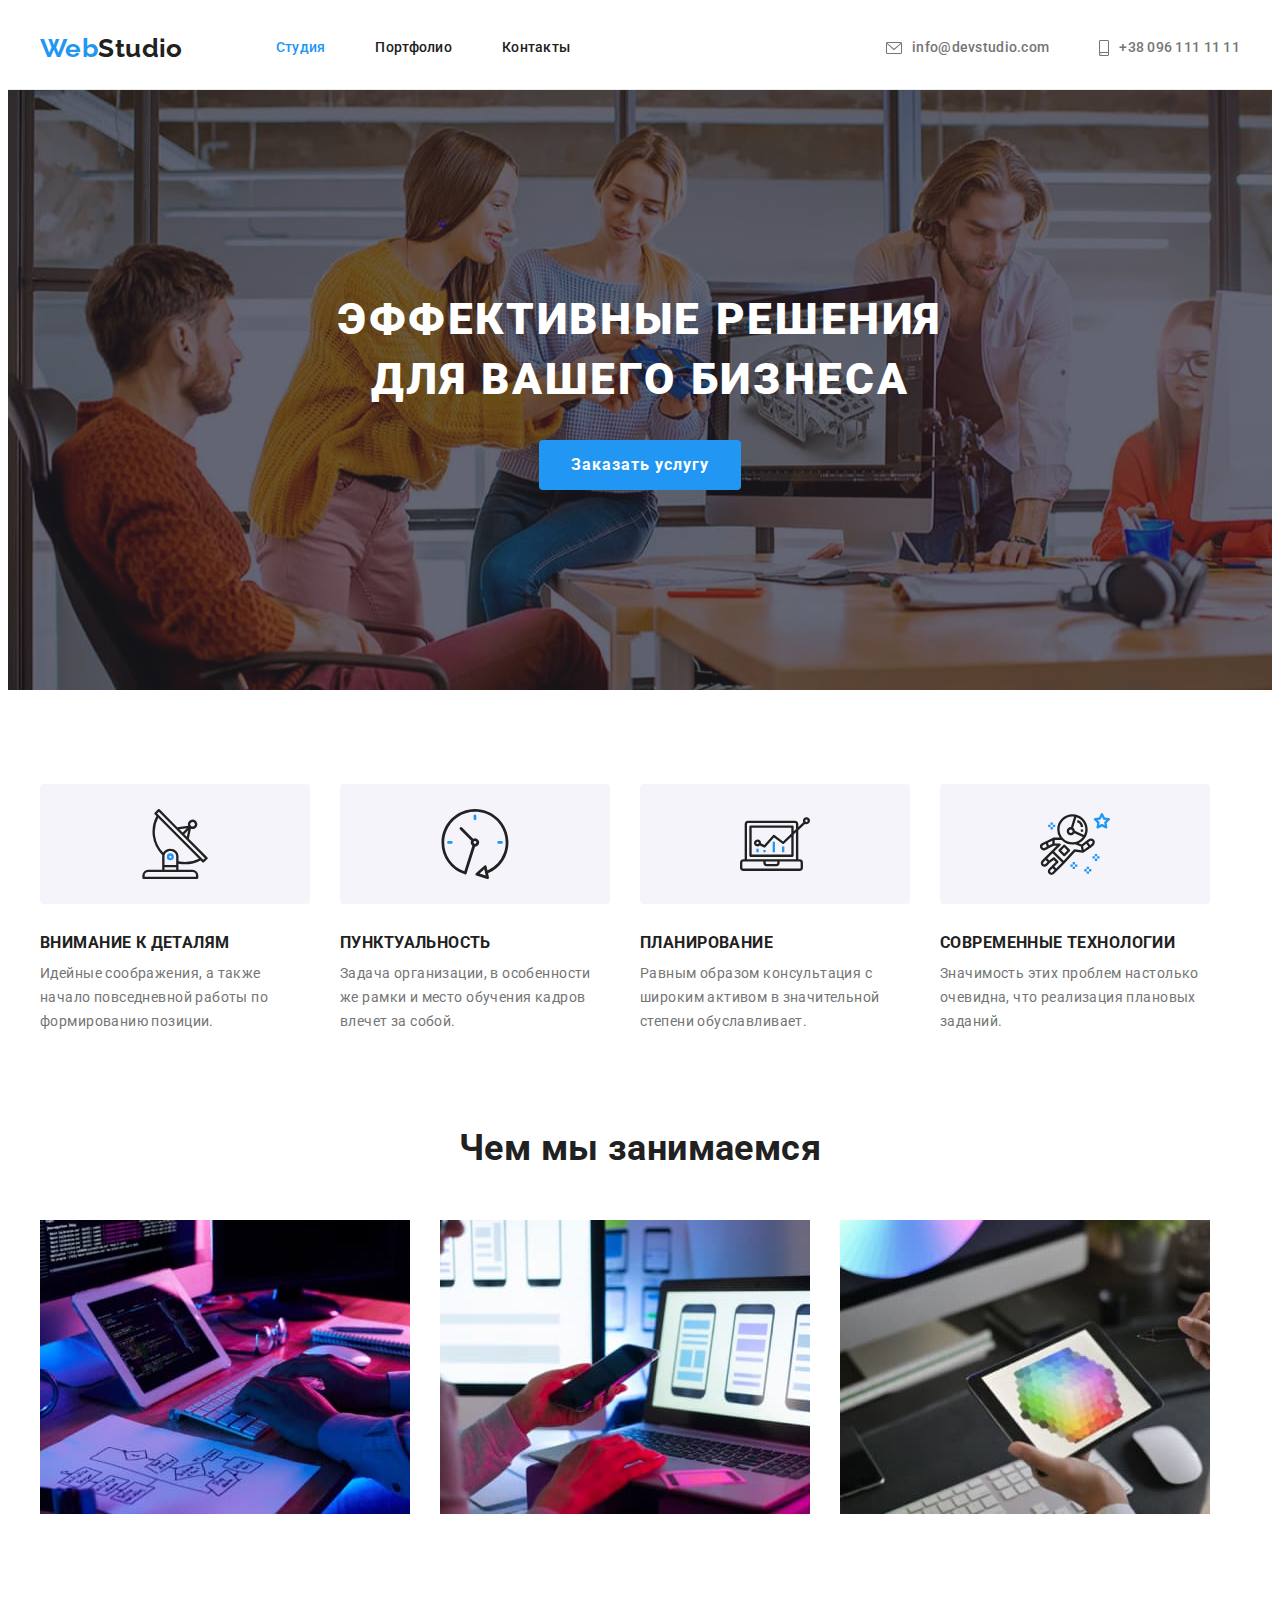
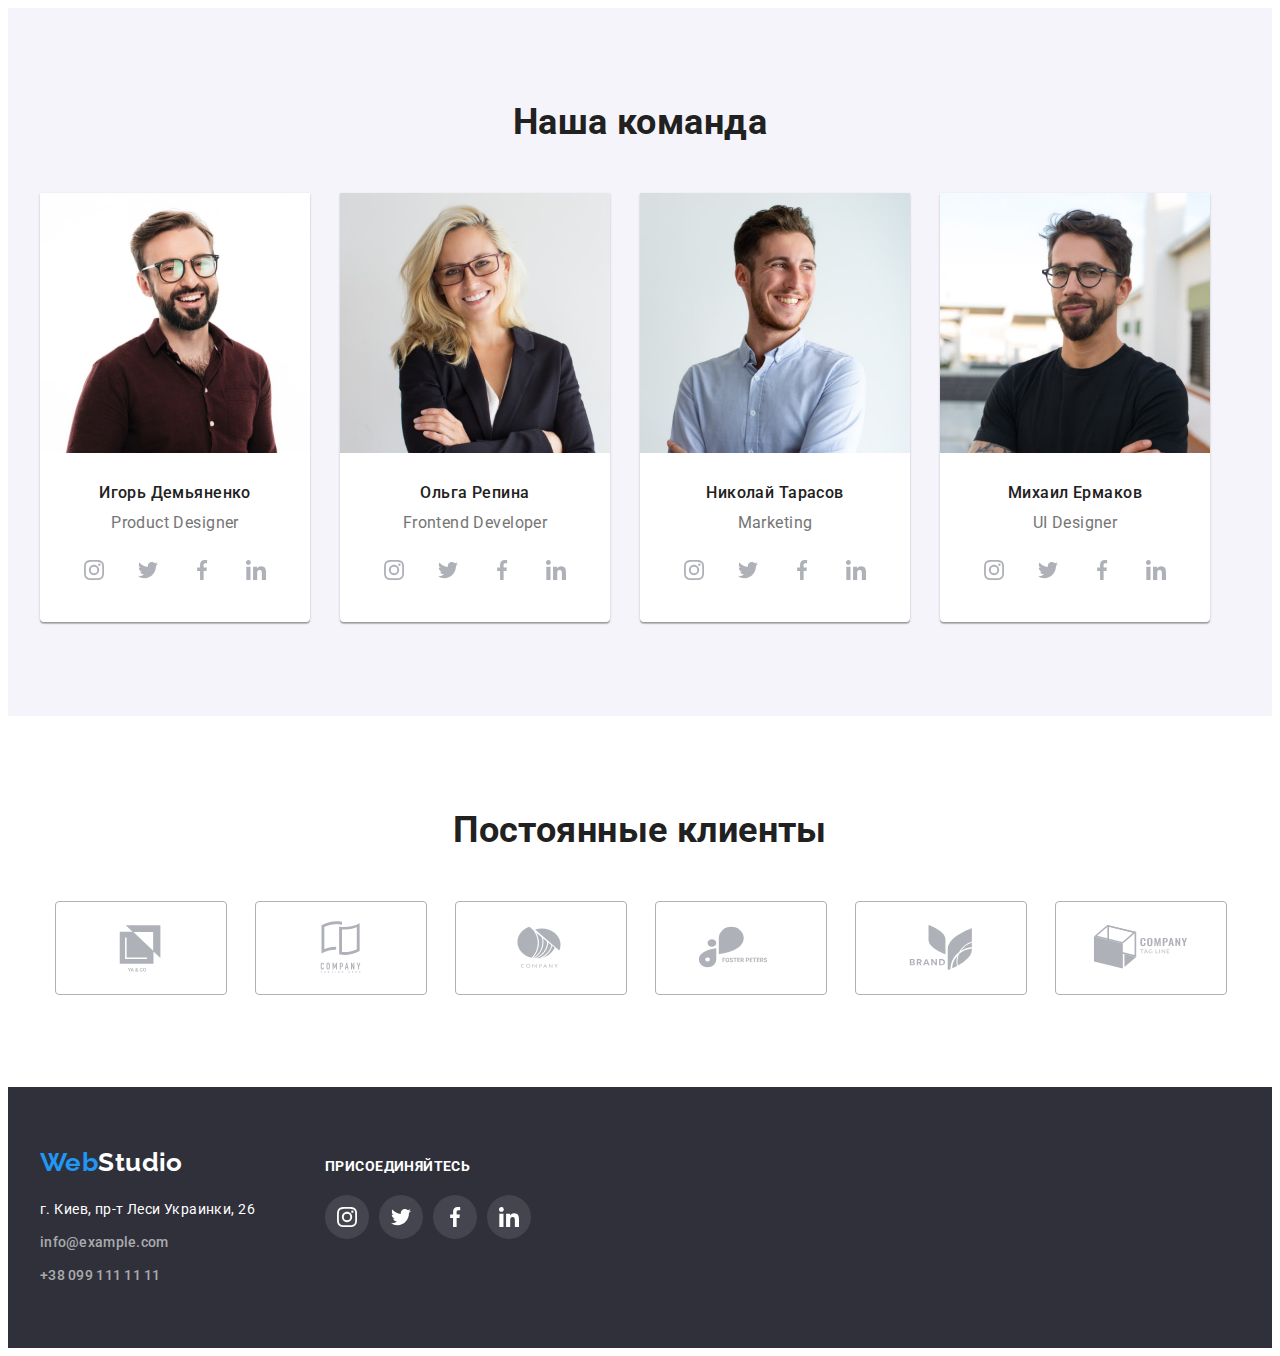
<file: index.html>
<!DOCTYPE html>
<html lang="ru">
  <head>
    <meta charset="UTF-8" />
    <title>Студия</title>
    <link rel="preconnect" href="https://fonts.googleapis.com" />
    <link rel="preconnect" href="https://fonts.gstatic.com" crossorigin />
    <link
      href="https://fonts.googleapis.com/css2?family=Raleway:wght@700&family=Roboto:wght@400;500;700;900&display=swap"
      rel="stylesheet"
    />
    <link
      rel="stylesheet"
      href="https://cdnjs.cloudflare.com/ajax/libs/modern-normalize/1.1.0/modern-normalize.min.css"
      integrity="sha512-wpPYUAdjBVSE4KJnH1VR1HeZfpl1ub8YT/NKx4PuQ5NmX2tKuGu6U/JRp5y+Y8XG2tV+wKQpNHVUX03MfMFn9Q=="
      crossorigin="anonymous"
      referrerpolicy="no-referrer"
    />
    <link rel="stylesheet" href="./css/styles.css" />
  </head>
  <body>
    <!-- ======= Header ======= -->
    <header class="header">
      <div class="container nav">
        <nav class="nav">
          <a href="" class="logo"><span class="accent">Web</span>Studio</a>

          <ul class="nav-list">
            <li class="nav-item"><a href="" class="nav-link current">Студия</a></li>

            <li class="nav-item"><a href="./portfolio.html" class="nav-link">Портфолио </a></li>

            <li class="nav-item"><a href="" class="nav-link">Контакты</a></li>
          </ul>
        </nav>

        <ul class="contacts">
          <li class="contacts-item">
            <a href="mailto:info@devstudio.com" class="contacts-link">
              <svg class="contacts-icon" width="16" height="12">
                <use href="./images/icons.svg#icon-envelope"></use>
              </svg>
              info@devstudio.com
            </a>
          </li>

          <li class="contacts-item">
            <a href="tel:+380961111111" class="contacts-link">
              <svg class="contacts-icon" width="10" height="16">
                <use href="./images/icons.svg#icon-smartphone"></use>
              </svg>
              +38 096 111 11 11</a
            >
          </li>
        </ul>
      </div>
    </header>
    <main>
      <!-- ======= Hero  ======= -->

      <section class="hero-section">
        <div class="container">
          <h1 class="hero-title">
            Эффективные решения<br />
            для вашего бизнеса
          </h1>
          <button type="button" class="hero-btn btn">Заказать услугу</button>
        </div>
      </section>

      <!-- ======= Особенности  ======= -->

      <section class="features section">
        <div class="container">
          <h2 class="visually-hidden">Особенности нашей работы</h2>

          <ul class="features-list">
            <li class="features-item icon-antenna">
              <div class="icons-box">
                <svg class="icon" width="70px" height="70px">
                  <use href="./images/icons.svg#icon-antenna-1"></use>
                </svg>
              </div>
              <h3 class="features-title">Внимание к деталям</h3>
              <p>
                Идейные соображения, а также начало повседневной работы по формированию позиции.
              </p>
            </li>

            <li class="features-item icon-clock">
              <div class="icons-box">
                <svg class="icon" width="70px" height="70px">
                  <use href="./images/icons.svg#icon-clock-2"></use>
                </svg>
              </div>
              <h3 class="features-title">Пунктуальность</h3>
              <p>
                Задача организации, в особенности же рамки и место обучения кадров влечет за собой.
              </p>
            </li>

            <li class="features-item icon-diagram">
              <div class="icons-box">
                <svg class="icon" width="70px" height="70px">
                  <use href="./images/icons.svg#icon-diagram-3"></use>
                </svg>
              </div>
              <h3 class="features-title">Планирование</h3>
              <p>
                Равным образом консультация с широким активом в значительной степени обуславливает.
              </p>
            </li>

            <li class="features-item icon-astronaut">
              <div class="icons-box">
                <svg class="icon" width="70px" height="70px">
                  <use href="./images/icons.svg#icon-astronaut-4"></use>
                </svg>
              </div>
              <h3 class="features-title">Современные технологии</h3>
              <p>Значимость этих проблем настолько очевидна, что реализация плановых заданий.</p>
            </li>
          </ul>
        </div>
      </section>

      <!-- ======= Чем мы занимаемся ======= -->

      <section class="works section">
        <div class="container">
          <h2 class="section-title">Чем мы занимаемся</h2>
          <ul class="works-list">
            <li class="works-item">
              <img src="./images/box1.jpg" alt="Рабочий стол программиста" width="370" />
            </li>

            <li class="works-item">
              <img src="./images/box2.jpg" alt="Работа над адаптивной версткой" width="370" />
            </li>

            <li class="works-item">
              <img src="./images/box3.jpg" alt="Планшет дизайнера" width="370" />
            </li>
          </ul>
        </div>
      </section>

      <!-- ======= Команда  ======= -->

      <section class="team-section section">
        <div class="container">
          <h2 class="section-title">Наша команда</h2>
          <ul class="team-list">
            <li class="team-item">
              <img src="./images/ourteam1.jpg" alt="Портрет Игоря Демьяненко" width="270" />
              <div class="team-info">
                <h3 class="team-title">Игорь Демьяненко</h3>
                <p class="text" lang="en">Product Designer</p>

                <ul class="social-list">
                  <li class="social-item">
                    <a href="#" class="social-link" aria-label="Instagram">
                      <svg class="social-icon" width="20" height="20">
                        <use href="./images/icons.svg#icon-instagram"></use>
                      </svg>
                    </a>
                  </li>
                  <li class="social-item">
                    <a href="#" class="social-link" aria-label="Twitter">
                      <svg class="social-icon" width="20" height="20">
                        <use href="./images/icons.svg#icon-twitter"></use>
                      </svg>
                    </a>
                  </li>
                  <li class="social-item">
                    <a href="#" class="social-link" aria-label="Facebook">
                      <svg class="social-icon" width="20" height="20">
                        <use href="./images/icons.svg#icon-facebook"></use>
                      </svg>
                    </a>
                  </li>
                  <li class="social-item">
                    <a href="#" class="social-link" aria-label="Linkedin">
                      <svg class="social-icon" width="20" height="20">
                        <use href="./images/icons.svg#icon-linkedin"></use>
                      </svg>
                    </a>
                  </li>
                </ul>
              </div>
            </li>

            <li class="team-item">
              <img src="./images/ourteam2.jpg" alt="Портрет Ольги Репиной" width="270" />
              <div class="team-info">
                <h3 class="team-title">Ольга Репина</h3>
                <p class="text" lang="en">Frontend Developer</p>

                <ul class="social-list">
                  <li class="social-item">
                    <a href="#" class="social-link" aria-label="Instagram">
                      <svg class="social-icon" width="20" height="20">
                        <use href="./images/icons.svg#icon-instagram"></use>
                      </svg>
                    </a>
                  </li>
                  <li class="social-item">
                    <a href="#" class="social-link" aria-label="Twitter">
                      <svg class="social-icon" width="20" height="20">
                        <use href="./images/icons.svg#icon-twitter"></use>
                      </svg>
                    </a>
                  </li>
                  <li class="social-item">
                    <a href="#" class="social-link" aria-label="Facebook">
                      <svg class="social-icon" width="20" height="20">
                        <use href="./images/icons.svg#icon-facebook"></use>
                      </svg>
                    </a>
                  </li>
                  <li class="social-item">
                    <a href="#" class="social-link" aria-label="Linkedin">
                      <svg class="social-icon" width="20" height="20">
                        <use href="./images/icons.svg#icon-linkedin"></use>
                      </svg>
                    </a>
                  </li>
                </ul>
              </div>
            </li>

            <li class="team-item">
              <img src="./images/ourteam3.jpg" alt="Портрет Николая Тарасова" width="270" />
              <div class="team-info">
                <h3 class="team-title">Николай Тарасов</h3>
                <p class="text" lang="en">Marketing</p>

                <ul class="social-list">
                  <li class="social-item">
                    <a href="#" class="social-link" aria-label="Instagram">
                      <svg class="social-icon" width="20" height="20">
                        <use href="./images/icons.svg#icon-instagram"></use>
                      </svg>
                    </a>
                  </li>
                  <li class="social-item">
                    <a href="#" class="social-link" aria-label="Twitter">
                      <svg class="social-icon" width="20" height="20">
                        <use href="./images/icons.svg#icon-twitter"></use>
                      </svg>
                    </a>
                  </li>
                  <li class="social-item">
                    <a href="#" class="social-link" aria-label="Facebook">
                      <svg class="social-icon" width="20" height="20">
                        <use href="./images/icons.svg#icon-facebook"></use>
                      </svg>
                    </a>
                  </li>
                  <li class="social-item">
                    <a href="#" class="social-link" aria-label="Linkedin">
                      <svg class="social-icon" width="20" height="20">
                        <use href="./images/icons.svg#icon-linkedin"></use>
                      </svg>
                    </a>
                  </li>
                </ul>
              </div>
            </li>

            <li class="team-item">
              <img src="./images/ourteam4.jpg" alt="Портрет Михаила Ермакова" width="270" />
              <div class="team-info">
                <h3 class="team-title">Михаил Ермаков</h3>
                <p class="text" lang="en">UI Designer</p>

                <ul class="social-list">
                  <li class="social-item">
                    <a href="#" class="social-link" aria-label="Instagram">
                      <svg class="social-icon" width="20" height="20">
                        <use href="./images/icons.svg#icon-instagram"></use>
                      </svg>
                    </a>
                  </li>
                  <li class="social-item">
                    <a href="#" class="social-link" aria-label="Twitter">
                      <svg class="social-icon" width="20" height="20">
                        <use href="./images/icons.svg#icon-twitter"></use>
                      </svg>
                    </a>
                  </li>
                  <li class="social-item">
                    <a href="#" class="social-link" aria-label="Facebook">
                      <svg class="social-icon" width="20" height="20">
                        <use href="./images/icons.svg#icon-facebook"></use>
                      </svg>
                    </a>
                  </li>
                  <li class="social-item">
                    <a href="#" class="social-link" aria-label="Linkedin">
                      <svg class="social-icon" width="20" height="20">
                        <use href="./images/icons.svg#icon-linkedin"></use>
                      </svg>
                    </a>
                  </li>
                </ul>
              </div>
            </li>
          </ul>
        </div>
      </section>

      <!-- ======= >Постоянные клиенты ======= -->

      <section class="customers-section section">
        <div class="container">
          <h2 class="section-title">Постоянные клиенты</h2>
          <div class="customers-logo">
            <ul class="customers-logo-list">
              <li class="customers-item">
                <a href="#" class="customer-link">
                  <svg class="customer-icon" width="106" height="60">
                    <use href="./images/icons.svg#icon-Logo-1"></use>
                  </svg>
                </a>
              </li>
              <li class="customers-item">
                <a href="#" class="customer-link">
                  <svg class="customer-icon" width="106" height="60">
                    <use href="./images/icons.svg#icon-Logo-2"></use>
                  </svg>
                </a>
              </li>
              <li class="customers-item">
                <a href="#" class="customer-link">
                  <svg class="customer-icon" width="106" height="60">
                    <use href="./images/icons.svg#icon-Logo-3"></use>
                  </svg>
                </a>
              </li>
              <li class="customers-item">
                <a href="#" class="customer-link">
                  <svg class="customer-icon" width="106" height="60">
                    <use href="./images/icons.svg#icon-Logo-4"></use>
                  </svg>
                </a>
              </li>
              <li class="customers-item">
                <a href="#" class="customer-link">
                  <svg class="customer-icon" width="106" height="60">
                    <use href="./images/icons.svg#icon-Logo-5"></use>
                  </svg>
                </a>
              </li>
              <li class="customers-item">
                <a href="#" class="customer-link">
                  <svg class="customer-icon" width="106" height="60">
                    <use href="./images/icons.svg#icon-Logo-6"></use>
                  </svg>
                </a>
              </li>
            </ul>
          </div>
        </div>
      </section>
    </main>

    <!-- ======= Footer  ======= -->

    <footer class="footer-section">
      <div class="container footer">
        <div class="footer-contacts">
          <a href="" class="footer-logo logo"><span class="accent">Web</span>Studio</a>
          <address class="address-section">
            <ul>
              <li class="address-item">
                <a href="https://goo.gl/maps/BYi2ewcJTZ7RtbM76" target="_blank" class="address">
                  г. Киев, пр-т Леси Украинки, 26
                </a>
              </li>

              <li class="address-item">
                <a href="mailto:info@example.com" class="footer-contacts-link"> info@example.com</a>
              </li>

              <li class="address-item">
                <a href="tel:+380991111111" class="footer-contacts-link"> +38 099 111 11 11 </a>
              </li>
            </ul>
          </address>
        </div>

        <div class="join">
          <p class="join-text">присоединяйтесь</p>

          <ul class="join-list">
            <li class="join-item">
              <a href="#" class="join-link instagram"
                ><svg class="social-icon-footer" width="20" height="20">
                  <use href="./images/icons.svg#icon-instagram-footer"></use>
                </svg>
              </a>
            </li>
            <li class="join-item">
              <a href="#" class="join-link twitter"
                ><svg class="social-icon-footer" width="20" height="20">
                  <use href="./images/icons.svg#icon-twitter-footer"></use>
                </svg>
              </a>
            </li>
            <li class="join-item">
              <a href="#" class="join-link facebook">
                <svg class="social-icon-footer" width="20" height="20">
                  <use href="./images/icons.svg#icon-facebook-footer"></use>
                </svg>
              </a>
            </li>
            <li class="join-item">
              <a href="#" class="join-link linkedin"
                ><svg class="social-icon-footer" width="20" height="20">
                  <use href="./images/icons.svg#icon-linkedin-footer"></use>
                </svg>
              </a>
            </li>
          </ul>
        </div>
      </div>
    </footer>
  </body>
</html>
</file>
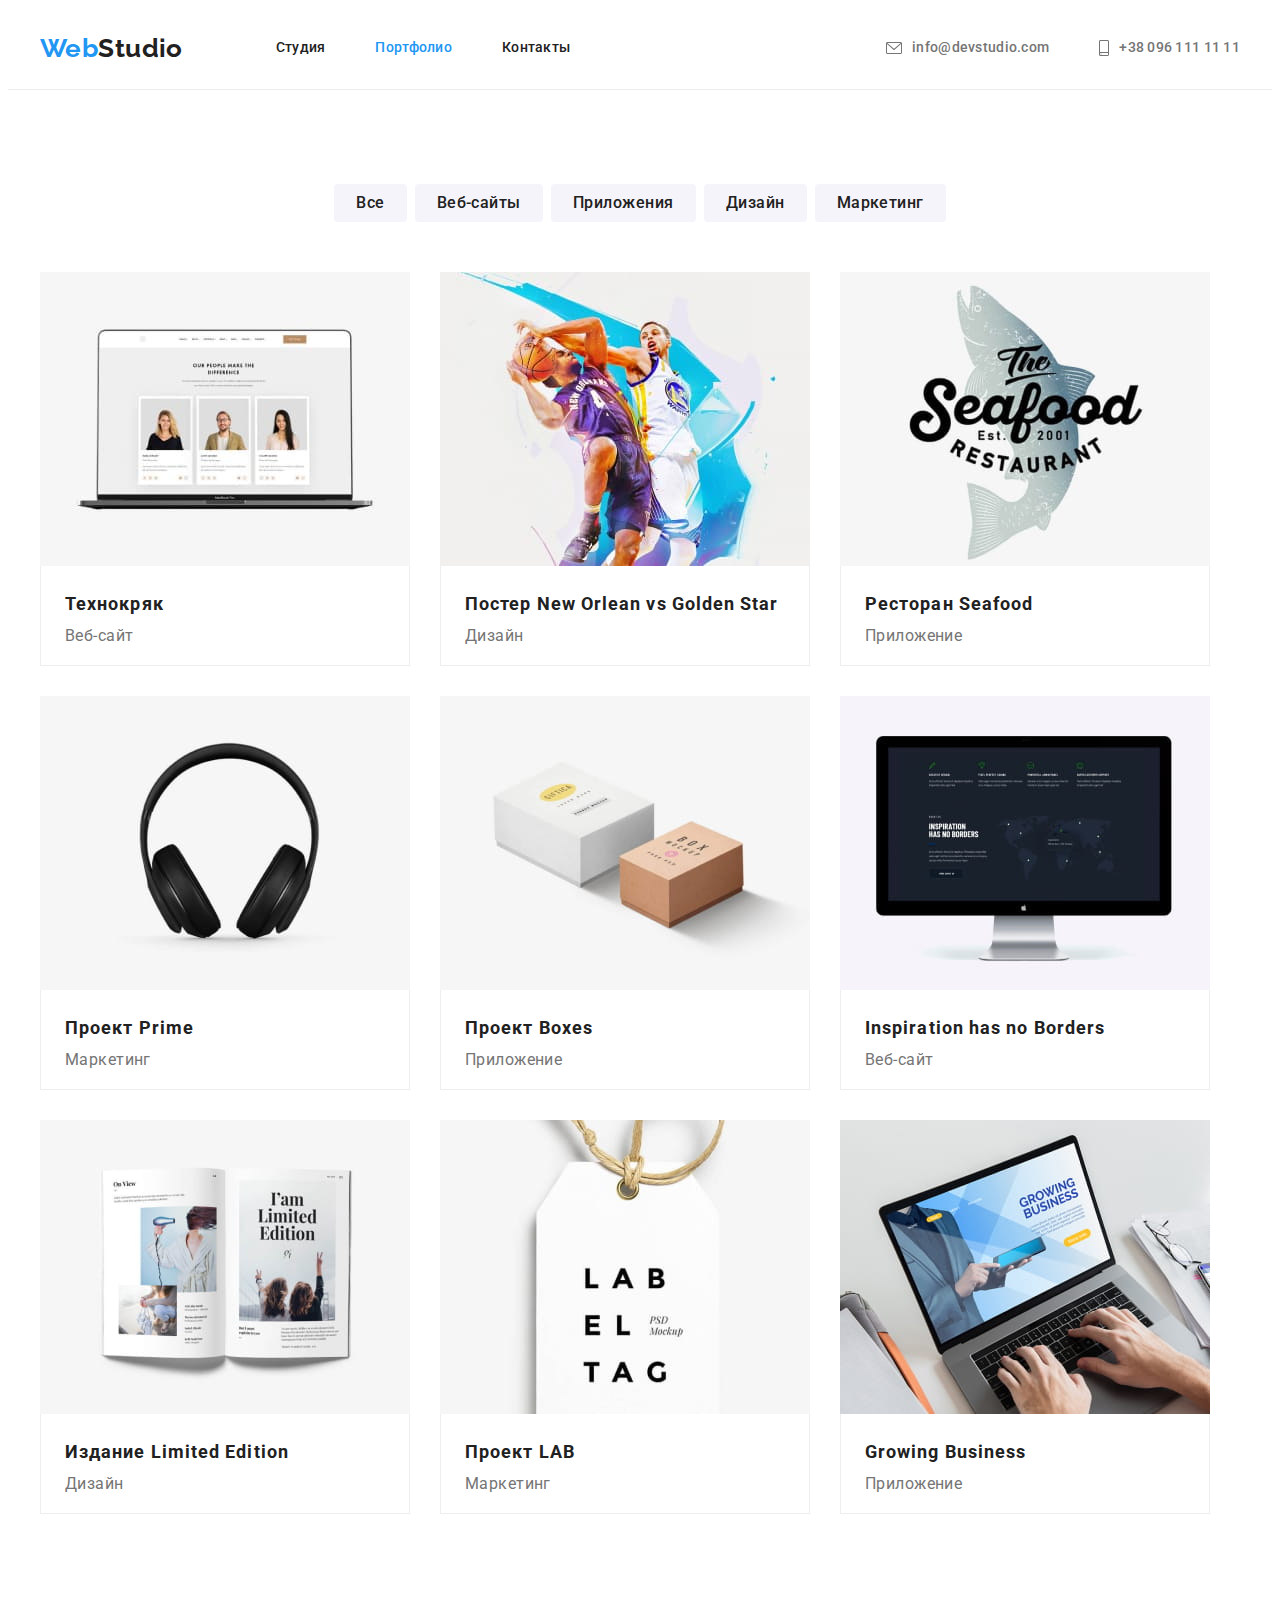
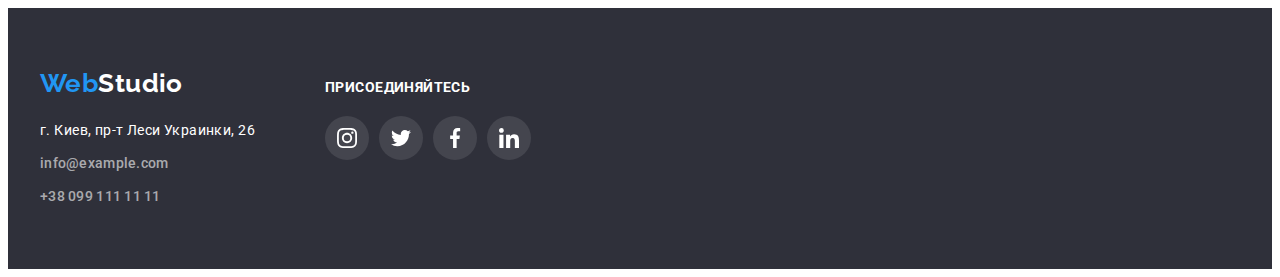
<file: portfolio.html>
<!DOCTYPE html>
<html lang="ru">
  <head>
    <meta charset="UTF-8" />
    <title>Портфолио</title>
    <link rel="preconnect" href="https://fonts.googleapis.com" />
    <link rel="preconnect" href="https://fonts.gstatic.com" crossorigin />
    <link
      href="https://fonts.googleapis.com/css2?family=Raleway:wght@700&family=Roboto:wght@400;500;700;900&display=swap"
      rel="stylesheet"
    />
    <link
      rel="stylesheet"
      href="https://cdnjs.cloudflare.com/ajax/libs/modern-normalize/1.1.0/modern-normalize.min.css"
      integrity="sha512-wpPYUAdjBVSE4KJnH1VR1HeZfpl1ub8YT/NKx4PuQ5NmX2tKuGu6U/JRp5y+Y8XG2tV+wKQpNHVUX03MfMFn9Q=="
      crossorigin="anonymous"
      referrerpolicy="no-referrer"
    />
    <link rel="stylesheet" href="./css/styles.css" />
  </head>
  <body>
    <header class="header">
      <div class="container nav">
        <nav class="nav">
          <a href="" class="logo"><span class="accent">Web</span>Studio</a>

          <ul class="nav-list">
            <li class="nav-item"><a href="./index.html" class="nav-link">Студия</a></li>

            <li class="nav-item"><a href="" class="nav-link current">Портфолио </a></li>

            <li class="nav-item"><a href="" class="nav-link">Контакты</a></li>
          </ul>
        </nav>

        <ul class="contacts">
          <li class="contacts-item">
            <a href="mailto:info@devstudio.com" class="contacts-link">
              <svg class="contacts-icon" width="16" height="12">
                <use href="./images/icons.svg#icon-envelope"></use>
              </svg>
              info@devstudio.com
            </a>
          </li>

          <li class="contacts-item">
            <a href="tel:+380961111111" class="contacts-link">
              <svg class="contacts-icon" width="10" height="16">
                <use href="./images/icons.svg#icon-smartphone"></use>
              </svg>
              +38 096 111 11 11</a
            >
          </li>
        </ul>
      </div>
    </header>

    <main>
      <section class="section">
        <div class="container">
          <h1 class="visually-hidden">Портфолио</h1>

          <ul class="filter">
            <li class="filter-item"><button type="button" class="filter-btn btn">Все</button></li>

            <li class="filter-item">
              <button type="button" class="filter-btn btn">Веб-сайты</button>
            </li>

            <li class="filter-item">
              <button type="button" class="filter-btn btn">Приложения</button>
            </li>

            <li class="filter-item">
              <button type="button" class="filter-btn btn">Дизайн</button>
            </li>

            <li class="filter-item">
              <button type="button" class="filter-btn btn">Маркетинг</button>
            </li>
          </ul>

          <!-- Portfolio  -->

          <ul class="portfolio">
            <li class="portfolio-item">
              <a href="" class="portfolio-link"
                ><img src="./images/portfolio-img1.jpg" alt="Экран с сайтом" width="370" />
                <div class="portfolio-info">
                  <h2 class="portfolio-title">Технокряк</h2>
                  <p class="text">Веб-сайт</p>
                </div>
              </a>
            </li>

            <li class="portfolio-item">
              <a href="" class="portfolio-link">
                <img src="./images/portfolio-img2.jpg" alt="Баскетболисты" width="370" />
                <div class="portfolio-info">
                  <h2 class="portfolio-title">Постер New Orlean vs Golden Star</h2>
                  <p class="text">Дизайн</p>
                </div>
              </a>
            </li>

            <li class="portfolio-item">
              <a href="" class="portfolio-link">
                <img src="./images/portfolio-img3.jpg" alt="Эмблема" width="370" />
                <div class="portfolio-info">
                  <h2 class="portfolio-title">Ресторан Seafood</h2>
                  <p class="text">Приложение</p>
                </div>
              </a>
            </li>

            <li class="portfolio-item">
              <a href="" class="portfolio-link">
                <img src="./images/portfolio-img4.jpg" alt="Наушники" width="370" />
                <div class="portfolio-info">
                  <h2 class="portfolio-title">Проект Prime</h2>
                  <p class="text">Маркетинг</p>
                </div>
              </a>
            </li>

            <li class="portfolio-item">
              <a href="" class="portfolio-link">
                <img src="./images/portfolio-img5.jpg" alt="Две коробки" width="370" />
                <div class="portfolio-info">
                  <h2 class="portfolio-title">Проект Boxes</h2>
                  <p class="text">Приложение</p>
                </div>
              </a>
            </li>

            <li class="portfolio-item">
              <a href="" class="portfolio-link">
                <img src="./images/portfolio-img6.jpg" alt="Монитор" width="370" />
                <div class="portfolio-info">
                  <h2 class="portfolio-title">Inspiration has no Borders</h2>
                  <p class="text">Веб-сайт</p>
                </div>
              </a>
            </li>

            <li class="portfolio-item">
              <a href="" class="portfolio-link">
                <img src="./images/portfolio-img7.jpg" alt="Книга" width="370" />
                <div class="portfolio-info">
                  <h2 class="portfolio-title">Издание Limited Edition</h2>
                  <p class="text">Дизайн</p>
                </div>
              </a>
            </li>

            <li class="portfolio-item">
              <a href="" class="portfolio-link">
                <img src="./images/portfolio-img8.jpg" alt="Бирка" width="370" />
                <div class="portfolio-info">
                  <h2 class="portfolio-title">Проект LAB</h2>
                  <p class="text">Маркетинг</p>
                </div>
              </a>
            </li>

            <li class="portfolio-item">
              <a href="" class="portfolio-link">
                <img src="./images/portfolio-img9.jpg" alt="Ноутбук" width="370" />
                <div class="portfolio-info">
                  <h2 class="portfolio-title">Growing Business</h2>
                  <p class="text">Приложение</p>
                </div>
              </a>
            </li>
          </ul>
        </div>
      </section>
    </main>

    <!-- ======= Footer  ======= -->

    <footer class="footer-section">
      <div class="container footer">
        <div class="footer-contacts">
          <a href="" class="footer-logo logo"><span class="accent">Web</span>Studio</a>
          <address class="address-section">
            <ul>
              <li class="address-item">
                <a href="https://goo.gl/maps/BYi2ewcJTZ7RtbM76" target="_blank" class="address">
                  г. Киев, пр-т Леси Украинки, 26
                </a>
              </li>

              <li class="address-item">
                <a href="mailto:info@example.com" class="footer-contacts-link"> info@example.com</a>
              </li>

              <li class="address-item">
                <a href="tel:+380991111111" class="footer-contacts-link"> +38 099 111 11 11 </a>
              </li>
            </ul>
          </address>
        </div>

        <div class="join">
          <p class="join-text">присоединяйтесь</p>

          <ul class="join-list">
            <li class="join-item">
              <a href="#" class="join-link instagram"
                ><svg class="social-icon-footer" width="20" height="20">
                  <use href="./images/icons.svg#icon-instagram-footer"></use>
                </svg>
              </a>
            </li>
            <li class="join-item">
              <a href="#" class="join-link twitter"
                ><svg class="social-icon-footer" width="20" height="20">
                  <use href="./images/icons.svg#icon-twitter-footer"></use>
                </svg>
              </a>
            </li>
            <li class="join-item">
              <a href="#" class="join-link facebook">
                <svg class="social-icon-footer" width="20" height="20">
                  <use href="./images/icons.svg#icon-facebook-footer"></use>
                </svg>
              </a>
            </li>
            <li class="join-item">
              <a href="#" class="join-link linkedin"
                ><svg class="social-icon-footer" width="20" height="20">
                  <use href="./images/icons.svg#icon-linkedin-footer"></use>
                </svg>
              </a>
            </li>
          </ul>
        </div>
      </div>
    </footer>
  </body>
</html>
</file>
<file: css/styles.css>
/* Акцент #2196F3 */
/* Основной цвет текста #757575 */
/* Вторичный цвет текста #212121 */

/* Основной цвет фона #FFFFFF */
/* Вторичный цвет фота #F5F4FA */
/* Темный цвет фона #2F303A */
/* Border для карточек #EEEEEE */
/* Цвет иконок #AFB1B8 */
/* Второй шрифт 'Raleway'    */
:root {
  --accent-color: #2196f3;
  --primary-text-color: #757575;
  --secondary-text-color: #212121;
  --white-text-color: #ffffff;
  --white-bcg-color: #ffffff;
  --secondary-bcg-color: #f5f4fa;
  --dark-bcg-color: #2f303a;
  --card-border: #eeeeee;
  --icon-color: #afb1b8;
}
body {
  background-color: var(--white-bcg-color);
  color: var(--primary-text-color);
  font-family: 'Roboto', sans-serif;
  font-size: 14px;
  line-height: 1.71;
  letter-spacing: 0.03em;
}
h1,
h2,
h3,
h4,
h5,
h6,
p {
  margin-top: 0;
  margin-bottom: 0;
}
img {
  display: block;
  max-width: 100%;
  height: auto;
}

.container {
  width: 1200px;
  margin-left: auto;
  margin-right: auto;
  padding-right: 15px;
  padding-left: 15px;
}
.section {
  padding-top: 94px;
  padding-bottom: 94px;
  /* padding-left: 15px;
  padding-right: 15px; */
}
.features-title,
.team-title,
.section-title,
.portfolio-title {
  color: var(--secondary-text-color);
}
.visually-hidden {
  position: absolute;
  clip: rect(0 0 0 0);
  width: 1px;
  height: 1px;
  margin: -1px;
}
ul {
  list-style: none;
  margin: 0;
  padding: 0;
}

/* ======= Navigation ============= */
.header {
  border-bottom: 1px solid #ececec;
}
.nav-link {
  display: block;
  padding-top: 32px;
  padding-bottom: 32px;
}
.nav {
  display: flex;
  align-items: center;
}
.nav-list {
  display: flex;
}
.contacts {
  display: flex;
  margin-left: auto;
}
.nav .logo {
  margin-right: 93px;
  padding-top: 25px;
  padding-bottom: 25px;
}
.logo {
  color: var(--secondary-text-color);
  font-family: Raleway, sans-serif;
  font-weight: 700;
  font-size: 26px;
  line-height: 1.19;
  text-decoration: none;
}
.logo .accent {
  color: var(--accent-color);
}
.nav-item:not(:last-child) {
  margin-right: 50px;
}
.nav-link,
.contacts-link {
  font-weight: 500;
  text-decoration: none;
  line-height: 1.14;
  letter-spacing: 0.02em;
}
.nav-link {
  color: var(--secondary-text-color);
}
.nav-link:hover,
.nav-link:focus {
  color: var(--accent-color);
}
.nav-link.current {
  color: var(--accent-color);
}
.contacts-item {
  display: flex;
  align-items: center;
}
.contacts-item:not(:last-child) {
  margin-right: 50px;
}
.contacts-link {
  display: flex;
  align-items: inherit;

  color: var(--primary-text-color);
}
.contacts-link:hover .contacts-icon,
.contacts-link:focus .contacts-icon {
  fill: currentColor;
}
.contacts-link:hover,
.contacts-link:focus {
  color: var(--accent-color);
}

.contacts-icon {
  fill: var(--primary-text-color);
  margin-right: 10px;
}

/* ======== Hero section ======== */

.hero-section {
  max-width: 1600px;
  margin-left: auto;
  margin-right: auto;

  background-color: var(--dark-bcg-color);
  background-image: linear-gradient(rgba(47, 48, 58, 0.4), rgba(47, 48, 58, 0.4)),
    url('../images/hero-img.jpg');
  background-size: cover;
  background-repeat: no-repeat;

  padding-top: 200px;
  padding-bottom: 200px;
  text-align: center;
}
.hero-title {
  color: var(--white-text-color);
  margin-bottom: 30px;
  text-transform: uppercase;
  font-weight: 900;
  font-size: 44px;
  line-height: 1.36;

  text-align: center;
  letter-spacing: 0.06em;
}
.btn {
  cursor: pointer;
  text-align: center;
  font-family: inherit;
}
.hero-btn {
  background-color: var(--accent-color);
  color: var(--white-text-color);
  font-weight: 700;
  font-size: 16px;
  line-height: 1.87;
  margin-left: auto;
  margin-right: auto;
  padding: 10px 32px;
  border: none;
  border-radius: 4px;

  letter-spacing: 0.06em;
}
.hero-btn:focus,
.hero-btn:hover {
  background-color: #188ce8;
  box-shadow: 0px 4px 4px rgba(0, 0, 0, 0.15);
}

/* ======== Feauteres section ========  */

.features-list {
  display: flex;
}

.icons-box {
  display: flex;
  justify-content: center;
  align-items: center;
  height: 120px;
  background-color: var(--secondary-bcg-color);
  border-radius: 4px;
  margin-bottom: 30px;
}
.icon {
  height: 70px;
  width: 70px;
}

/* ======= Иконки через ::before ======= */
/* .features-item::before {
  content: '';
  display: block;
  height: 120px;
  margin-bottom: 30px;

  background-color: var(--secondary-bcg-color);
  background-repeat: no-repeat;
  background-position: center;
}
.icon-antenna::before {
  background-image: url('../images/antenna.svg');
}
.icon-clock::before {
  background-image: url('../images/clock.svg');
}
.icon-diagram::before {
  background-image: url('../images/diagram.svg');
}
.icon-astronaut::before {
  background-image: url('../images/astronaut.svg');
} */
/* ======= Иконки через ::before конец ======= */

.features-item {
  max-width: 270px;
}
.features-item:not(:last-child),
.works-item:not(:last-child),
.team-item:not(:last-child) {
  margin-right: 30px;
}
.features-title {
  text-align: left;
}
.features-title {
  font-weight: 700;
  text-transform: uppercase;
  line-height: 1.14;
  margin-bottom: 10px;
}
.section-title {
  font-size: 36px;
  line-height: 1.16;
  text-align: center;
  margin-bottom: 50px;
}
/* works */
.works {
  padding-top: 0;
}
.works-list {
  display: flex;
}

/* ======== Наша команда ======== */

.team-section {
  background-color: var(--secondary-bcg-color);
}
.team-list {
  display: flex;
}
.team-item {
  background-color: var(--white-bcg-color);
  box-shadow: 0px 1px 3px rgba(0, 0, 0, 0.12), 0px 1px 1px rgba(0, 0, 0, 0.14),
    0px 2px 1px rgba(0, 0, 0, 0.2);
  border-radius: 0px 0px 4px 4px;
}
.team-title {
  font-weight: 500;
  font-size: 16px;
  line-height: 1.19;
  margin-bottom: 10px;
}

.team-section .text,
.portfolio .text {
  font-size: 16px;
  line-height: 1.19;
  color: var(--primary-text-color);
}
.team-info {
  padding-top: 30px;
  padding-bottom: 30px;

  text-align: center;
}
.team-info .text {
  margin-bottom: 16px;
}
.social-list {
  display: flex;
  align-items: center;
  justify-content: center;
}
.social-item:not(:last-child) {
  margin-right: 10px;
}
.social-link {
  display: flex;
  align-items: center;
  justify-content: center;
  width: 44px;
  height: 44px;
}
.social-link:hover,
.social-link:focus {
  border-radius: 50%;
  background-color: var(--accent-color);
}
.social-icon {
  fill: var(--icon-color);
}
.social-link:hover .social-icon,
.social-link:focus .social-icon {
  fill: var(--white-text-color);
}

/* ======= Постоянные клиенты ======= */

.customers-logo-list {
  display: flex;
  justify-content: center;
  align-items: center;
}
.customers-item {
  width: 170px;
  height: 92px;
}
.customers-item:not(:last-child) {
  margin-right: 30px;
}
.customer-link {
  display: flex;
  justify-content: center;
  align-items: center;

  border: 1px solid var(--icon-color);
  border-radius: 4px;
  width: 100%;
  height: 100%;
}
.customer-link:hover .customer-icon,
.customer-link:focus .customer-icon {
  fill: var(--accent-color);
}
.customer-link:hover,
.customer-link:focus {
  border-color: var(--accent-color);
}
.customer-icon {
  fill: var(--icon-color);
}
/* ======== Footer ========  */

.footer-logo {
  display: block;
  margin-bottom: 20px;

  color: var(--white-text-color);
}
.address-item:not(:last-child) {
  margin-bottom: 9px;
}
.address {
  color: var(--white-text-color);
  text-decoration: none;
}
.address-section {
  font-style: normal;
}
.footer-contacts {
  margin-right: 70px;
}

.footer-contacts-link {
  color: rgba(255, 255, 255, 0.6);
  font-weight: 500;
  text-decoration: none;
  line-height: 1.14;
  letter-spacing: 0.02em;
}
.footer-contacts-link:hover,
.footer-contacts-link:focus {
  color: var(--accent-color);
}

.footer-section {
  background-color: var(--dark-bcg-color);
  padding: 60px 0;
}
.footer {
  display: flex;
  align-items: baseline;
}

/* ======= Присоединиться ======= */
.join-list {
  display: flex;
}
.join-text {
  color: var(--white-text-color);
  margin-bottom: 20px;
  font-weight: bold;
  font-size: 14px;
  line-height: 1.14;
  letter-spacing: 0.03em;
  text-transform: uppercase;
}
.join-item:not(:last-child) {
  margin-right: 10px;
}
.join-link {
  background-color: rgba(255, 255, 255, 0.1);

  border-radius: 50%;
  display: flex;
  align-items: center;
  justify-content: center;
  height: 44px;
  width: 44px;
}

.join-link:hover,
.join-link:focus {
  background-color: var(--accent-color);
}

/* ======= Иконки через фоновое изображение ======= */
/*
.join-icon {
  background-color: rgba(255, 255, 255, 0.1);
  background-repeat: no-repeat;
  background-position: center;
  border-radius: 50%;
  display: inline-block;
  height: 44px;
  width: 44px;
}
.instagram {
  background-image: url('../images/instagram-f.svg');
}
.twitter {
  background-image: url('../images/twitter-f.svg');
}
.facebook {
  background-image: url('../images/facebook-f.svg');
}
.linkedin {
  background-image: url('../images/linkedin-f.svg');
}
.join-icon:hover,
.join-icon:focus {
  background-color: var(--accent-color);
} */

/* ======== Портфолио ========  */

/* ====== Кнопки фильтра ======= */

.filter {
  display: flex;
  justify-content: center;
  margin-bottom: 50px;
}

.filter-item:not(:last-child) {
  margin-right: 8px;
}
.filter-btn {
  color: var(--secondary-text-color);
  background-color: var(--secondary-bcg-color);
  border: transparent;
  border-radius: 4px;
  font-weight: 500;
  font-size: 16px;
  line-height: 1.62;
  letter-spacing: 0.03em;
  padding: 6px 22px;
}
.filter-btn:focus,
.filter-btn:hover {
  background-color: var(--accent-color);
  color: var(--white-text-color);
  box-shadow: 0px 3px 1px rgba(0, 0, 0, 0.1), 0px 1px 2px rgba(0, 0, 0, 0.08),
    0px 2px 2px rgba(0, 0, 0, 0.12);
}

/* ======= Карточки Портфолио ======= */

.portfolio-link {
  display: block;
  text-decoration: none;
}
.portfolio-link:hover,
.portfolio-link:focus {
  box-shadow: 0px 1px 1px rgba(0, 0, 0, 0.12), 0px 4px 4px rgba(0, 0, 0, 0.06),
    1px 4px 6px rgba(0, 0, 0, 0.16);
}
.portfolio-title {
  font-size: 18px;
  line-height: 2;
  margin-bottom: 4px;

  letter-spacing: 0.06em;
}
.portfolio {
  display: flex;
  flex-wrap: wrap;
}
.portfolio-info {
  border-left: 1px solid var(--card-border);
  border-right: 1px solid var(--card-border);
  border-bottom: 1px solid var(--card-border);
  padding: 20px 24px;
}
/* ====== Flex-basis ======= */

/* .portfolio {
  display: flex;
  flex-wrap: wrap;
  padding: 0;
  margin-right: -30px;
  margin-bottom: -30px;
}
.portfolio-item {
  margin-right: 30px;
  margin-bottom: 30px;
  flex-basis: calc(100% / 4 - 30px);
} */

/* Flex-basis end  */

.portfolio-item {
  max-width: calc((100% - 60px) / 3);
}
.portfolio-item:not(:nth-last-child(-n + 3)) {
  margin-bottom: 30px;
}
.portfolio-item:not(:nth-child(3n)) {
  margin-right: 30px;
}
</file>
